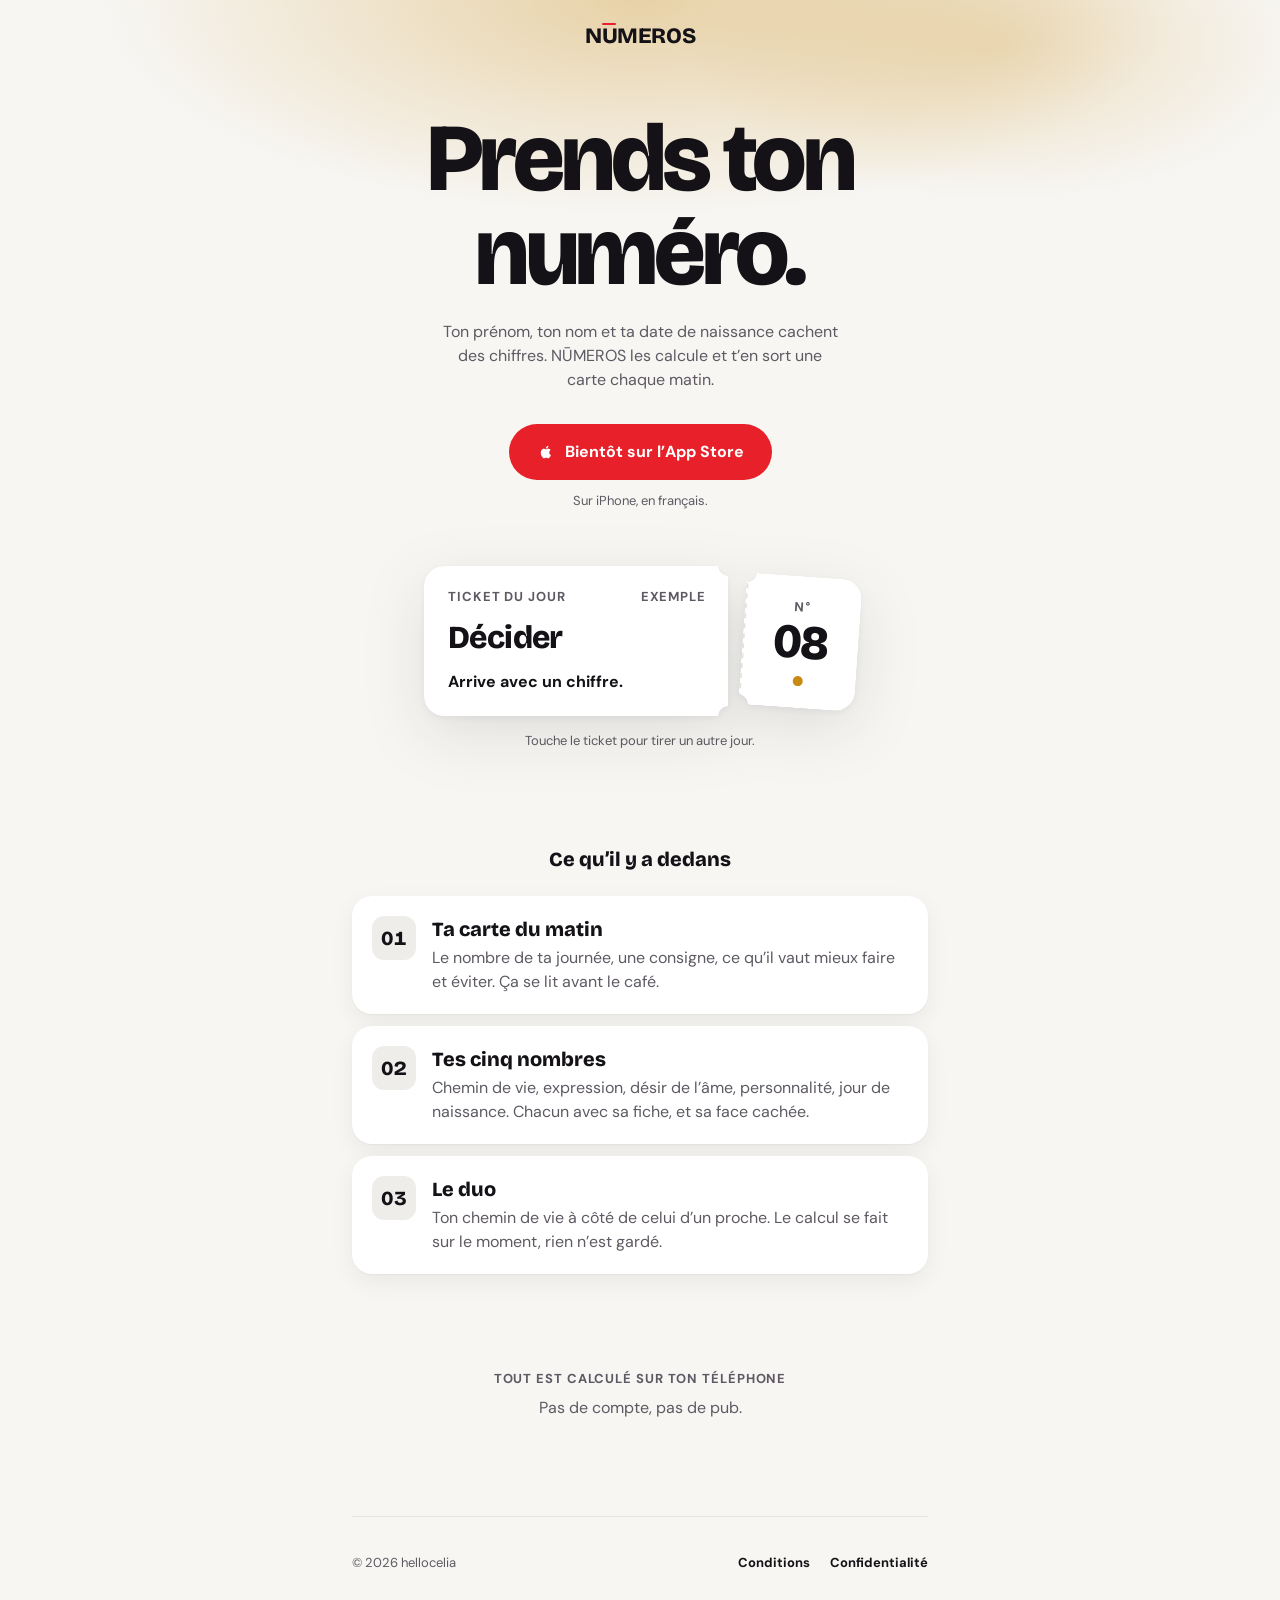
<file: index.html>
<!doctype html>
<html lang="fr">
  <head>
    <meta charset="utf-8" />
    <meta name="viewport" content="width=device-width, initial-scale=1" />
    <title>NŪMEROS · Prends ton numéro</title>
    <meta
      name="description"
      content="La numérologie de ton prénom, de ton nom et de ta date de naissance, avec une carte chaque matin. Une app iPhone."
    />
    <meta name="theme-color" content="#F7F6F3" />
    <meta property="og:title" content="NŪMEROS · Prends ton numéro" />
    <meta
      property="og:description"
      content="La numérologie de ton prénom, de ton nom et de ta date de naissance, avec une carte chaque matin."
    />
    <meta property="og:type" content="website" />
    <meta property="og:image" content="https://numeros.hellocelia.fr/icon-512.png" />
    <link rel="icon" href="favicon.ico" sizes="48x48" />
    <link rel="icon" href="favicon-96.png" type="image/png" sizes="96x96" />
    <link rel="apple-touch-icon" href="apple-touch-icon.png" />
    <link rel="preconnect" href="https://fonts.googleapis.com" />
    <link rel="preconnect" href="https://fonts.gstatic.com" crossorigin />
    <link
      rel="stylesheet"
      href="https://fonts.googleapis.com/css2?family=Bricolage+Grotesque:opsz,wght@12..96,800&family=DM+Sans:wght@400;700&display=swap"
    />
    <link rel="stylesheet" href="style.css" />
    <script src="site.js" defer></script>
    <script src="analytics.js" defer></script>
  </head>
  <body>
    <a class="skip" href="#contenu">Aller au contenu</a>
    <div class="glow" aria-hidden="true"></div>

    <div class="page">
      <header class="top">
        <a class="wordmark" href="./" aria-label="Numéros, accueil">N<span class="u">U</span>MEROS</a>
      </header>

      <main id="contenu">
        <section class="hero" aria-labelledby="titre">
          <h1 id="titre" class="enter" style="--i: 0">Prends ton numéro.</h1>
          <p class="lede enter" style="--i: 1">
            Ton prénom, ton nom et ta date de naissance cachent des chiffres. NŪMEROS les calcule et t’en sort une
            carte chaque matin.
          </p>
          <div class="cta enter" style="--i: 2">
            <!-- Remplacer par le lien de la fiche App Store, puis retirer aria-disabled. -->
            <a class="button" role="link" aria-disabled="true">
              <svg viewBox="0 0 24 24" fill="currentColor" aria-hidden="true">
                <path
                  d="M16.37 12.6c-.02-2.1 1.72-3.12 1.8-3.17-.98-1.43-2.5-1.63-3.05-1.65-1.3-.13-2.53.76-3.19.76-.66 0-1.67-.74-2.75-.72-1.41.02-2.72.82-3.45 2.09-1.47 2.55-.38 6.33 1.06 8.4.7 1.01 1.53 2.15 2.62 2.11 1.05-.04 1.45-.68 2.72-.68 1.27 0 1.63.68 2.74.66 1.13-.02 1.85-1.03 2.54-2.05.8-1.17 1.13-2.3 1.15-2.36-.03-.01-2.2-.85-2.22-3.36ZM14.29 6.43c.58-.7.97-1.68.86-2.65-.83.03-1.84.55-2.44 1.25-.53.62-1 1.61-.88 2.56.93.07 1.88-.47 2.46-1.16Z"
                />
              </svg>
              Bientôt sur l’App Store
            </a>
            <p class="cta-note small muted">Sur iPhone, en français.</p>
          </div>
        </section>

        <div class="ticket-wrap enter" style="--i: 3">
          <button class="ticket" type="button" aria-label="Exemple de ticket du jour : numéro 08, Décider. Tirer un autre jour">
            <span class="ticket-body">
              <span class="ticket-head">
                <span class="label">Ticket du jour</span>
                <span class="label">Exemple</span>
              </span>
              <span class="ticket-focus">Décider</span>
              <span class="ticket-line">Arrive avec un chiffre.</span>
            </span>
            <span class="ticket-stub">
              <span class="no">N°</span>
              <span class="digits">08</span>
              <span class="dot"></span>
            </span>
          </button>
        </div>
        <p class="ticket-live sr-only" aria-live="polite"></p>
        <p class="ticket-hint small muted enter" style="--i: 4">Touche le ticket pour tirer un autre jour.</p>

        <section class="features" aria-labelledby="dedans">
          <h2 id="dedans" class="enter">Ce qu’il y a dedans</h2>
          <ul class="feature-list">
            <li class="feature enter" style="--i: 0">
              <span class="badge" aria-hidden="true">01</span>
              <h3>Ta carte du matin</h3>
              <p>Le nombre de ta journée, une consigne, ce qu’il vaut mieux faire et éviter. Ça se lit avant le café.</p>
            </li>
            <li class="feature enter" style="--i: 1">
              <span class="badge" aria-hidden="true">02</span>
              <h3>Tes cinq nombres</h3>
              <p>
                Chemin de vie, expression, désir de l’âme, personnalité, jour de naissance. Chacun avec sa fiche, et
                sa face cachée.
              </p>
            </li>
            <li class="feature enter" style="--i: 2">
              <span class="badge" aria-hidden="true">03</span>
              <h3>Le duo</h3>
              <p>Ton chemin de vie à côté de celui d’un proche. Le calcul se fait sur le moment, rien n’est gardé.</p>
            </li>
          </ul>
        </section>

        <section class="closing enter" aria-label="Note">
          <p class="label">Tout est calculé sur ton téléphone</p>
          <p class="muted">Pas de compte, pas de pub.</p>
        </section>
      </main>

      <footer class="foot">
        <span class="small muted">© 2026 hellocelia</span>
        <nav aria-label="Pages légales">
          <a href="conditions.html">Conditions</a>
          <a href="confidentialite.html">Confidentialité</a>
        </nav>
      </footer>
    </div>
  </body>
</html>
</file>
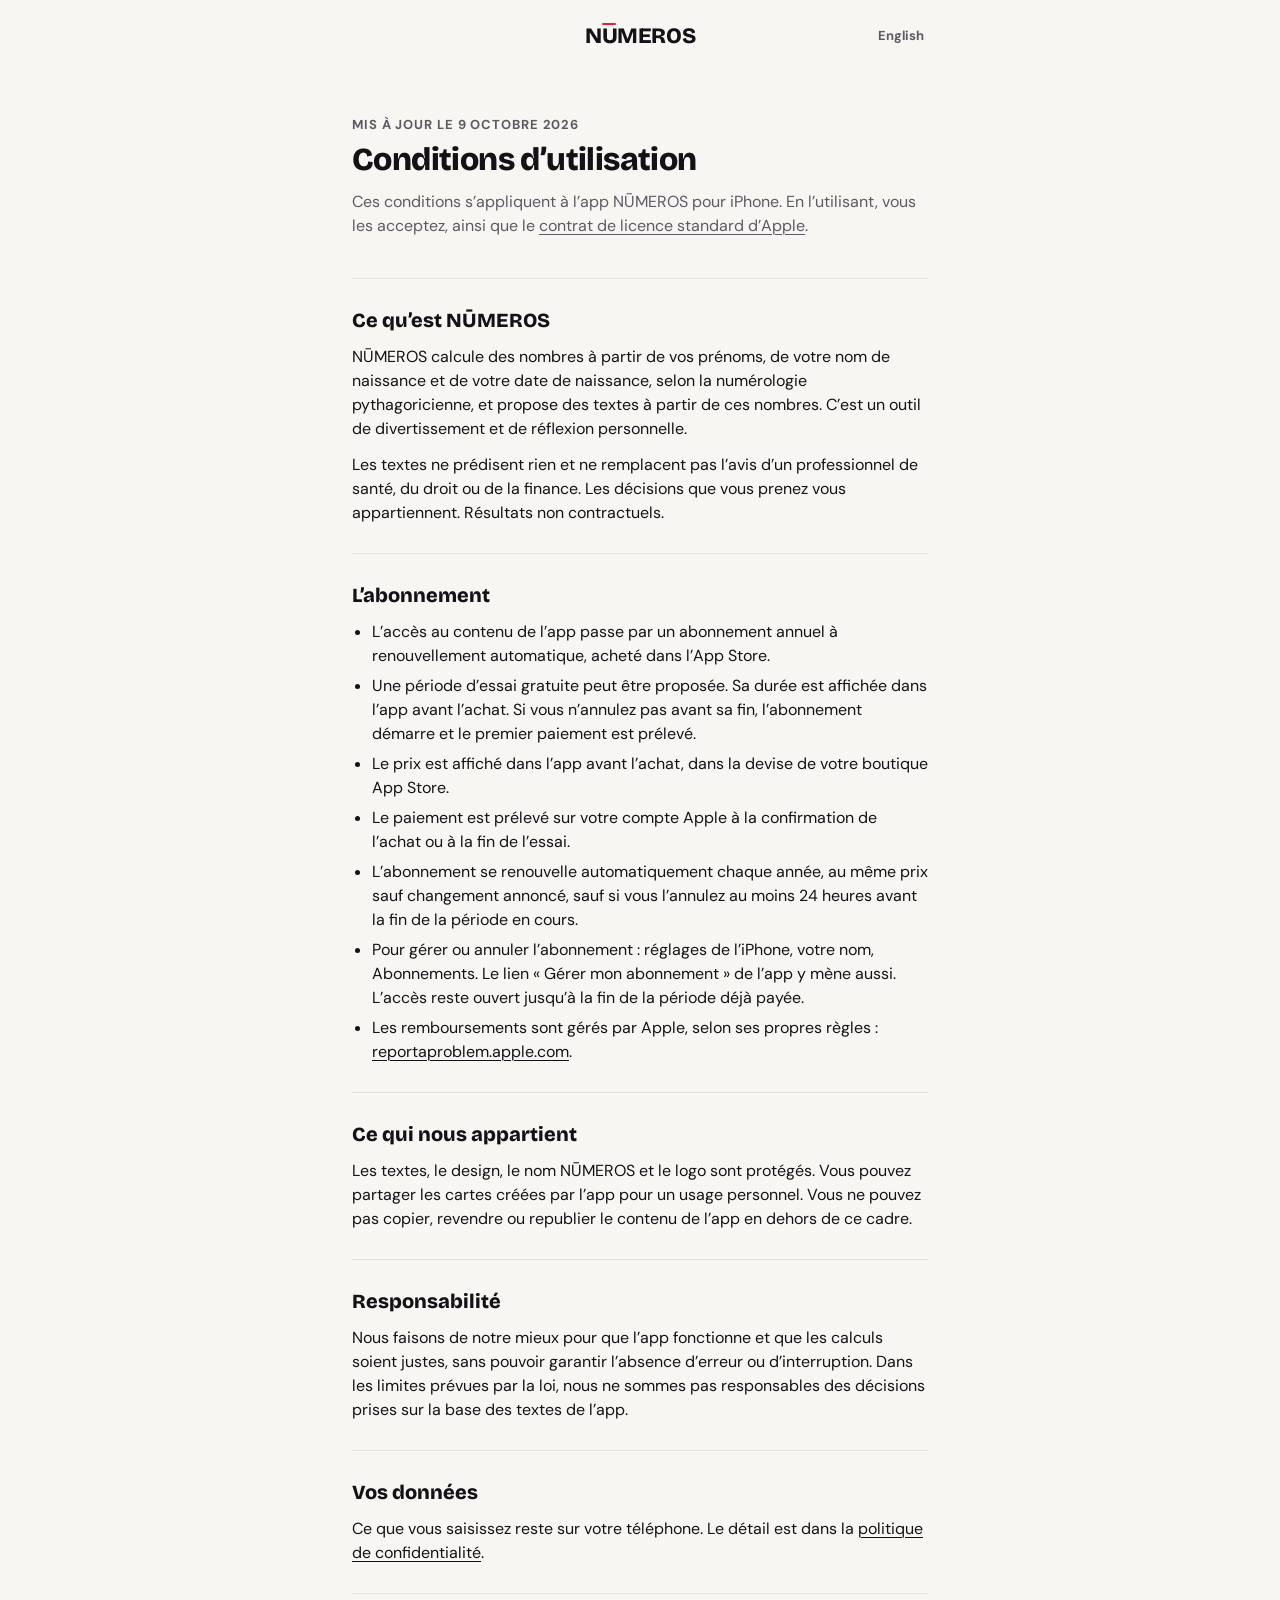
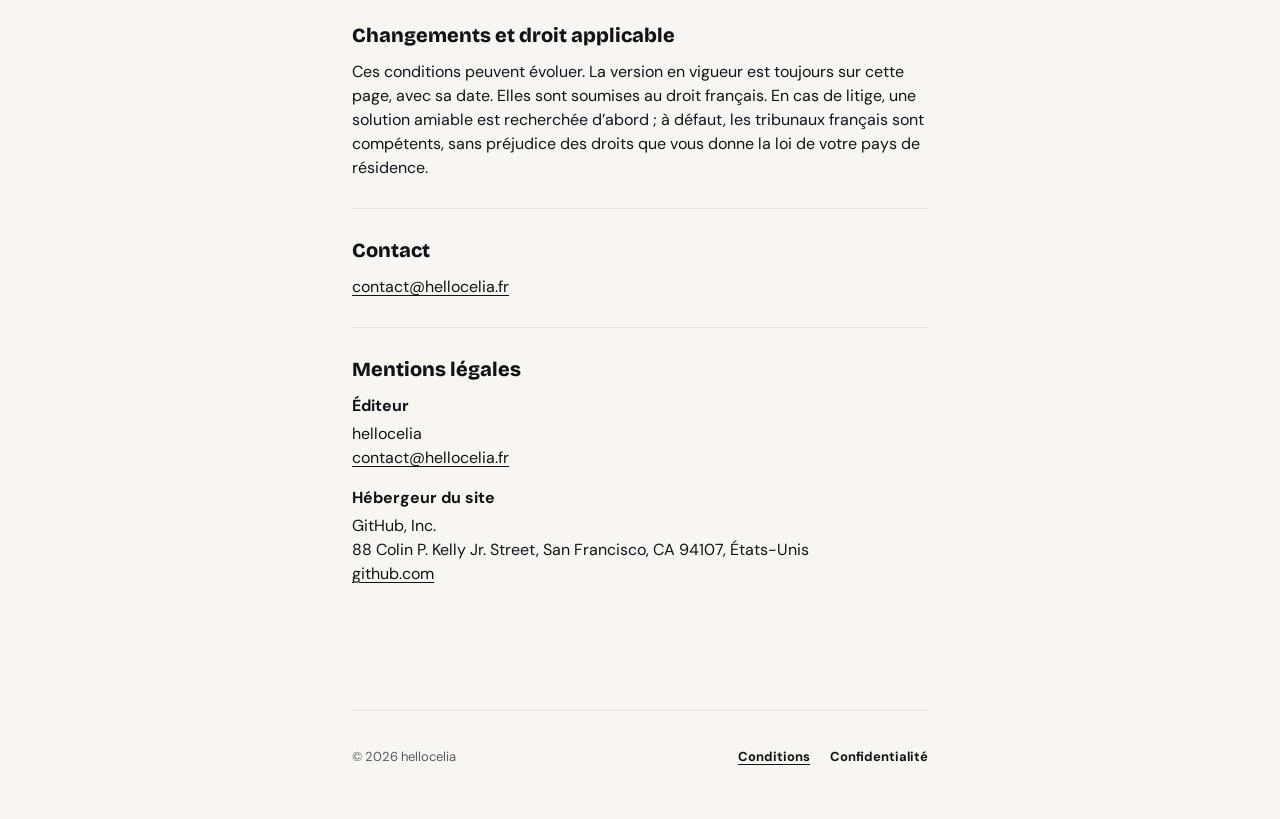
<file: conditions.html>
<!doctype html>
<html lang="fr">
  <head>
    <meta charset="utf-8" />
    <meta name="viewport" content="width=device-width, initial-scale=1" />
    <title>Conditions · NŪMEROS</title>
    <meta name="description" content="Conditions d’utilisation et d’abonnement de l’app NŪMEROS, et mentions légales." />
    <meta name="theme-color" content="#F7F6F3" />
    <link rel="alternate" hreflang="fr" href="https://numeros.hellocelia.fr/conditions.html" />
    <link rel="alternate" hreflang="en" href="https://numeros.hellocelia.fr/terms.html" />
    <link rel="icon" href="favicon.ico" sizes="48x48" />
    <link rel="icon" href="favicon-96.png" type="image/png" sizes="96x96" />
    <link rel="apple-touch-icon" href="apple-touch-icon.png" />
    <link rel="preconnect" href="https://fonts.googleapis.com" />
    <link rel="preconnect" href="https://fonts.gstatic.com" crossorigin />
    <link
      rel="stylesheet"
      href="https://fonts.googleapis.com/css2?family=Bricolage+Grotesque:opsz,wght@12..96,800&family=DM+Sans:wght@400;700&display=swap"
    />
    <link rel="stylesheet" href="style.css" />
    <script src="analytics.js" defer></script>
  </head>
  <body>
    <a class="skip" href="#contenu">Aller au contenu</a>

    <div class="page">
      <header class="top">
        <a class="wordmark" href="./" aria-label="Numéros, accueil">N<span class="u">U</span>MEROS</a>
        <a class="lang" href="terms.html" hreflang="en" lang="en">English</a>
      </header>

      <main id="contenu" class="legal">
        <header>
          <p class="label">Mis à jour le 9 octobre 2026</p>
          <h1>Conditions d’utilisation</h1>
          <p class="muted">
            Ces conditions s’appliquent à l’app NŪMEROS pour iPhone. En l’utilisant, vous les acceptez, ainsi que le
            <a href="https://www.apple.com/legal/internet-services/itunes/dev/stdeula/" rel="noopener"
              >contrat de licence standard d’Apple</a
            >.
          </p>
        </header>

        <section>
          <h2>Ce qu’est NŪMEROS</h2>
          <p>
            NŪMEROS calcule des nombres à partir de vos prénoms, de votre nom de naissance et de votre date de
            naissance, selon la numérologie pythagoricienne, et propose des textes à partir de ces nombres. C’est un
            outil de divertissement et de réflexion personnelle.
          </p>
          <p>
            Les textes ne prédisent rien et ne remplacent pas l’avis d’un professionnel de santé, du droit ou de la
            finance. Les décisions que vous prenez vous appartiennent. Résultats non contractuels.
          </p>
        </section>

        <section>
          <h2>L’abonnement</h2>
          <ul>
            <li>
              L’accès au contenu de l’app passe par un abonnement annuel à renouvellement automatique, acheté dans
              l’App Store.
            </li>
            <li>
              Une période d’essai gratuite peut être proposée. Sa durée est affichée dans l’app avant l’achat. Si vous
              n’annulez pas avant sa fin, l’abonnement démarre et le premier paiement est prélevé.
            </li>
            <li>Le prix est affiché dans l’app avant l’achat, dans la devise de votre boutique App Store.</li>
            <li>
              Le paiement est prélevé sur votre compte Apple à la confirmation de l’achat ou à la fin de l’essai.
            </li>
            <li>
              L’abonnement se renouvelle automatiquement chaque année, au même prix sauf changement annoncé, sauf si
              vous l’annulez au moins 24 heures avant la fin de la période en cours.
            </li>
            <li>
              Pour gérer ou annuler l’abonnement : réglages de l’iPhone, votre nom, Abonnements. Le lien « Gérer mon
              abonnement » de l’app y mène aussi. L’accès reste ouvert jusqu’à la fin de la période déjà payée.
            </li>
            <li>
              Les remboursements sont gérés par Apple, selon ses propres règles :
              <a href="https://reportaproblem.apple.com" rel="noopener">reportaproblem.apple.com</a>.
            </li>
          </ul>
        </section>

        <section>
          <h2>Ce qui nous appartient</h2>
          <p>
            Les textes, le design, le nom NŪMEROS et le logo sont protégés. Vous pouvez partager les cartes créées
            par l’app pour un usage personnel. Vous ne pouvez pas copier, revendre ou republier le contenu de l’app
            en dehors de ce cadre.
          </p>
        </section>

        <section>
          <h2>Responsabilité</h2>
          <p>
            Nous faisons de notre mieux pour que l’app fonctionne et que les calculs soient justes, sans pouvoir
            garantir l’absence d’erreur ou d’interruption. Dans les limites prévues par la loi, nous ne sommes pas
            responsables des décisions prises sur la base des textes de l’app.
          </p>
        </section>

        <section>
          <h2>Vos données</h2>
          <p>
            Ce que vous saisissez reste sur votre téléphone. Le détail est dans la
            <a href="confidentialite.html">politique de confidentialité</a>.
          </p>
        </section>

        <section>
          <h2>Changements et droit applicable</h2>
          <p>
            Ces conditions peuvent évoluer. La version en vigueur est toujours sur cette page, avec sa date. Elles sont
            soumises au droit français. En cas de litige, une solution amiable est recherchée d’abord ; à défaut, les
            tribunaux français sont compétents, sans préjudice des droits que vous donne la loi de votre pays de
            résidence.
          </p>
        </section>

        <section>
          <h2>Contact</h2>
          <p><a href="mailto:contact@hellocelia.fr">contact@hellocelia.fr</a></p>
        </section>

        <section id="mentions">
          <h2>Mentions légales</h2>
          <p><strong>Éditeur</strong></p>
          <address>
            hellocelia<br />
            <a href="mailto:contact@hellocelia.fr">contact@hellocelia.fr</a>
          </address>
          <p><strong>Hébergeur du site</strong></p>
          <address>
            GitHub, Inc.<br />
            88 Colin P. Kelly Jr. Street, San Francisco, CA 94107, États-Unis<br />
            <a href="https://github.com" rel="noopener">github.com</a>
          </address>
        </section>
      </main>

      <footer class="foot">
        <span class="small muted">© 2026 hellocelia</span>
        <nav aria-label="Pages légales">
          <a href="conditions.html" aria-current="page">Conditions</a>
          <a href="confidentialite.html">Confidentialité</a>
        </nav>
      </footer>
    </div>
  </body>
</html>
</file>
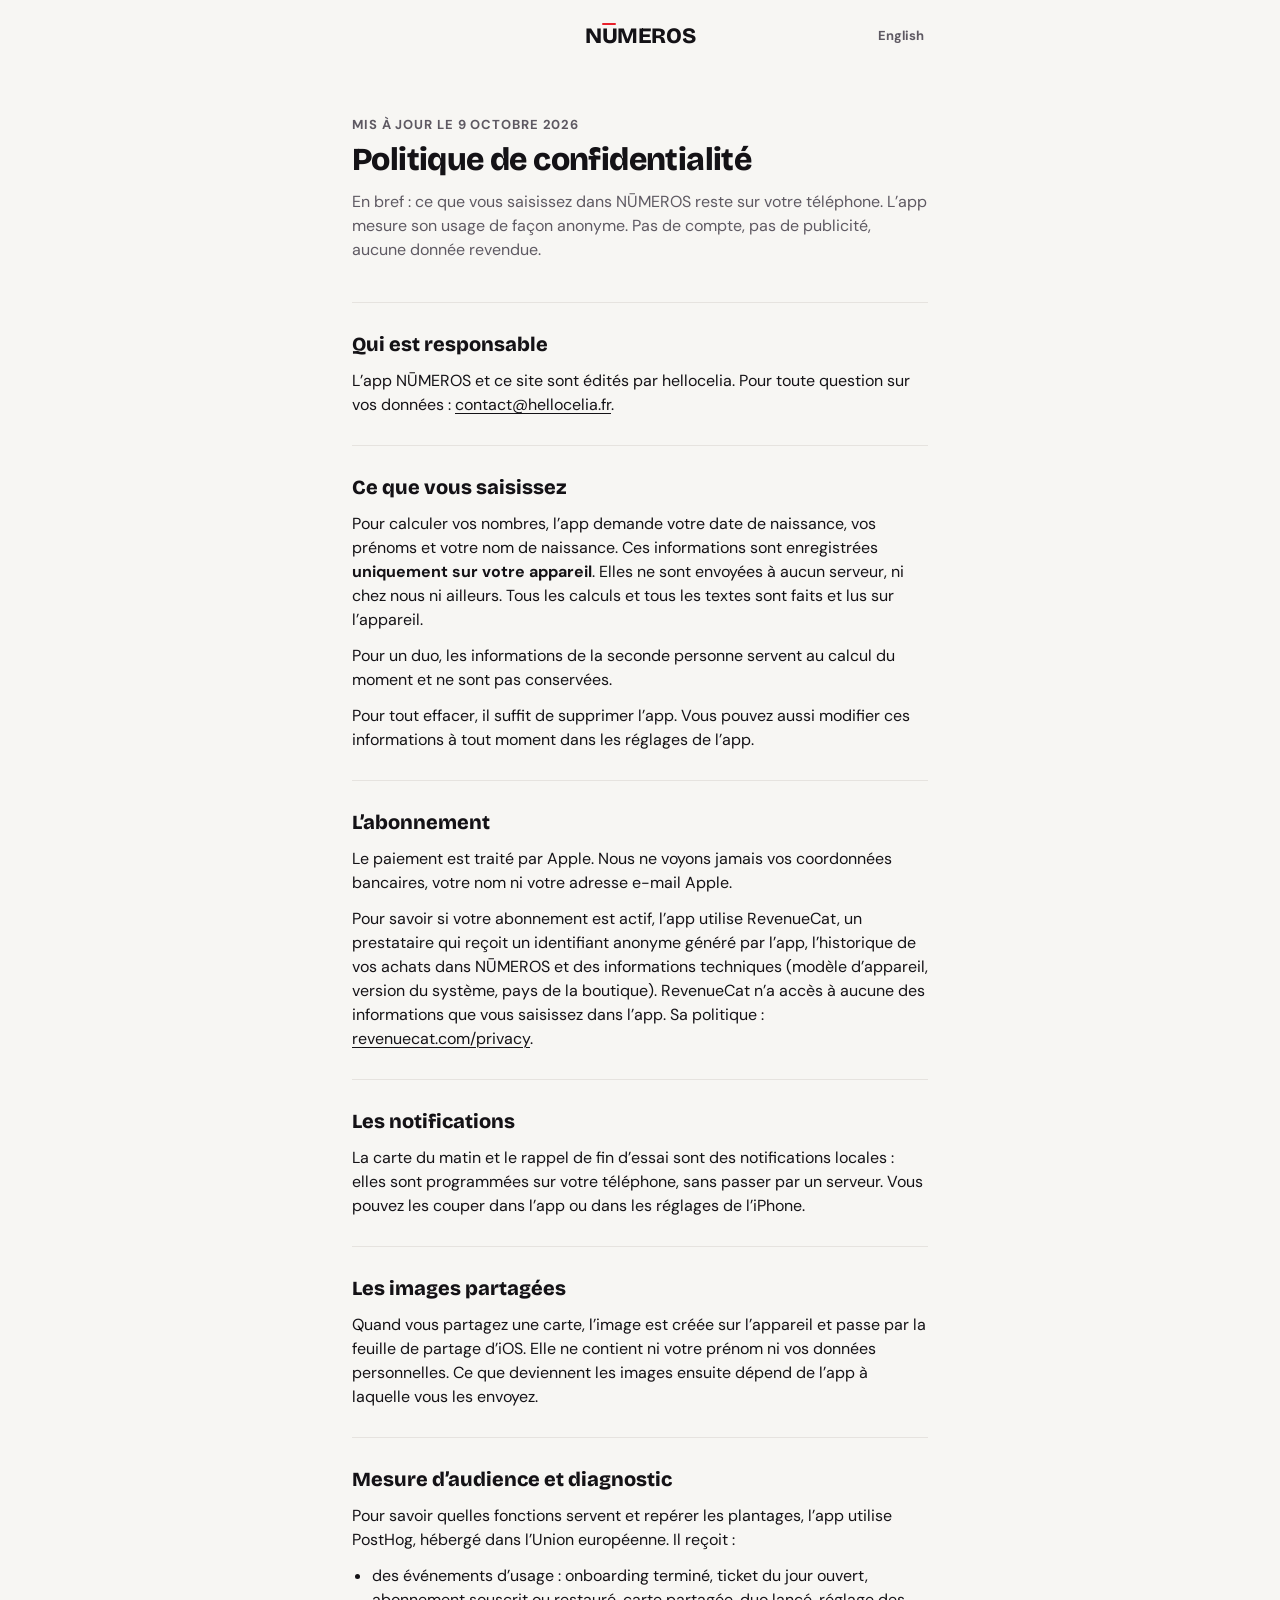
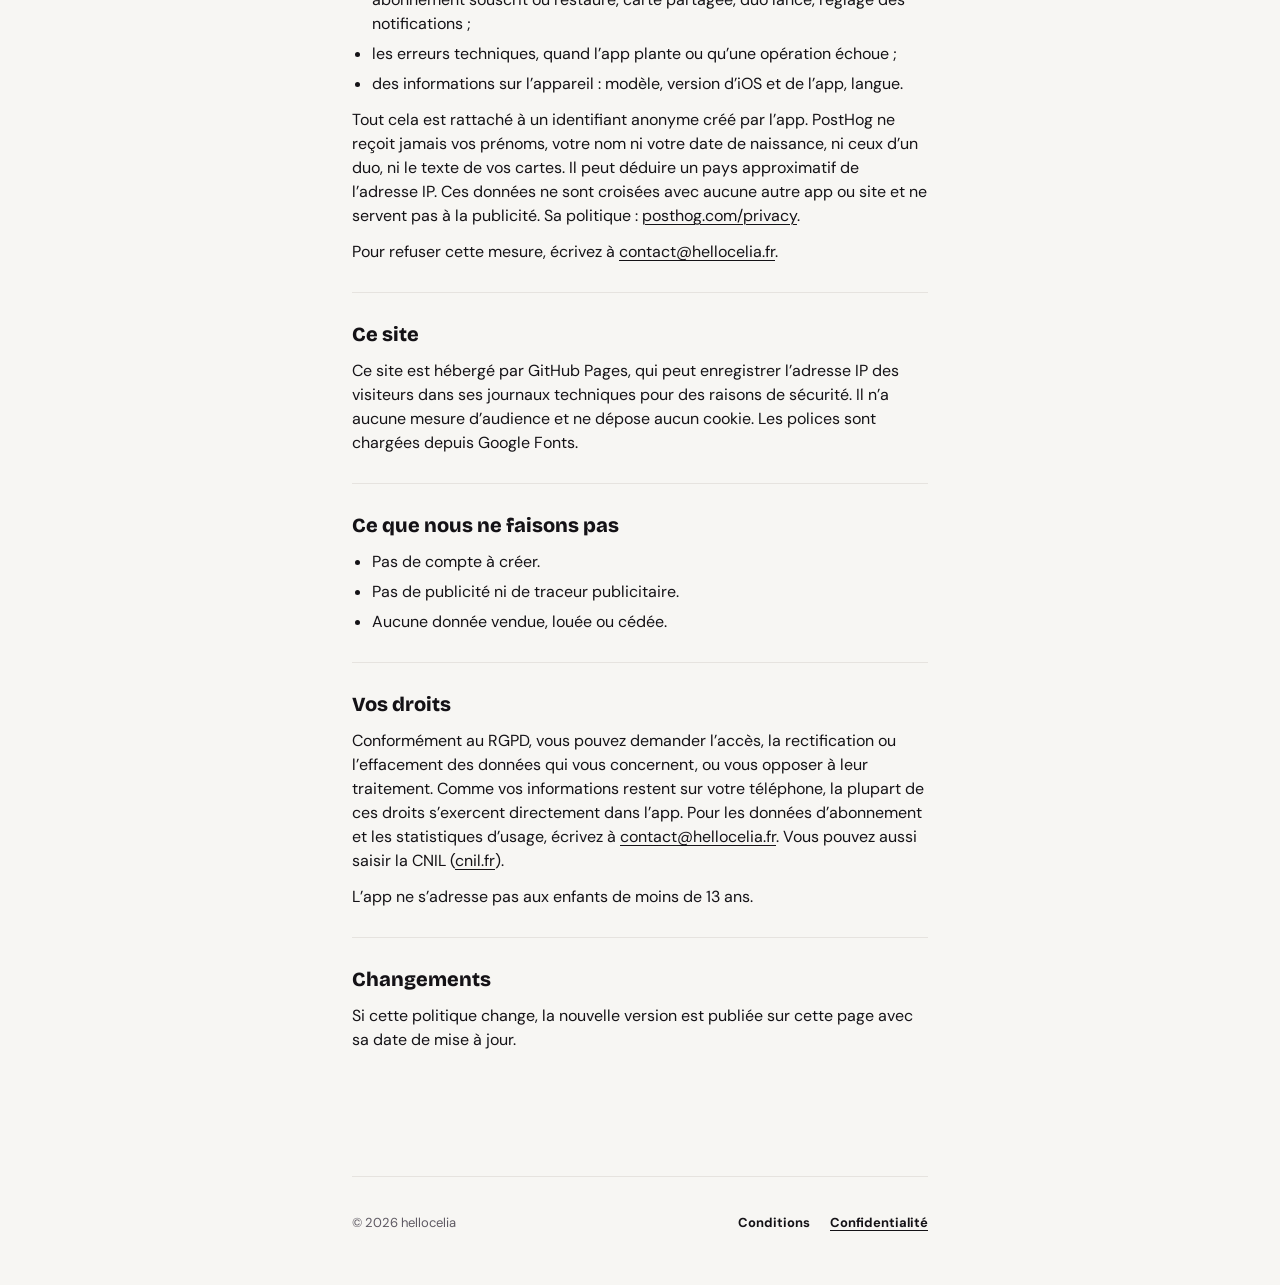
<file: confidentialite.html>
<!doctype html>
<html lang="fr">
  <head>
    <meta charset="utf-8" />
    <meta name="viewport" content="width=device-width, initial-scale=1" />
    <title>Confidentialité · NŪMEROS</title>
    <meta name="description" content="Politique de confidentialité de l’app NŪMEROS." />
    <meta name="theme-color" content="#F7F6F3" />
    <link rel="alternate" hreflang="fr" href="https://numeros.hellocelia.fr/confidentialite.html" />
    <link rel="alternate" hreflang="en" href="https://numeros.hellocelia.fr/privacy.html" />
    <link rel="icon" href="favicon.ico" sizes="48x48" />
    <link rel="icon" href="favicon-96.png" type="image/png" sizes="96x96" />
    <link rel="apple-touch-icon" href="apple-touch-icon.png" />
    <link rel="preconnect" href="https://fonts.googleapis.com" />
    <link rel="preconnect" href="https://fonts.gstatic.com" crossorigin />
    <link
      rel="stylesheet"
      href="https://fonts.googleapis.com/css2?family=Bricolage+Grotesque:opsz,wght@12..96,800&family=DM+Sans:wght@400;700&display=swap"
    />
    <link rel="stylesheet" href="style.css" />
    <script src="analytics.js" defer></script>
  </head>
  <body>
    <a class="skip" href="#contenu">Aller au contenu</a>

    <div class="page">
      <header class="top">
        <a class="wordmark" href="./" aria-label="Numéros, accueil">N<span class="u">U</span>MEROS</a>
        <a class="lang" href="privacy.html" hreflang="en" lang="en">English</a>
      </header>

      <main id="contenu" class="legal">
        <header>
          <p class="label">Mis à jour le 9 octobre 2026</p>
          <h1>Politique de confidentialité</h1>
          <p class="muted">
            En bref : ce que vous saisissez dans NŪMEROS reste sur votre téléphone. L’app mesure son usage de façon
            anonyme. Pas de compte, pas de publicité, aucune donnée revendue.
          </p>
        </header>

        <section>
          <h2>Qui est responsable</h2>
          <p>
            L’app NŪMEROS et ce site sont édités par hellocelia. Pour toute question sur vos données :
            <a href="mailto:contact@hellocelia.fr">contact@hellocelia.fr</a>.
          </p>
        </section>

        <section>
          <h2>Ce que vous saisissez</h2>
          <p>
            Pour calculer vos nombres, l’app demande votre date de naissance, vos prénoms et votre nom de naissance.
            Ces informations sont enregistrées <strong>uniquement sur votre appareil</strong>. Elles ne sont envoyées
            à aucun serveur, ni chez nous ni ailleurs. Tous les calculs et tous les textes sont faits et lus sur
            l’appareil.
          </p>
          <p>
            Pour un duo, les informations de la seconde personne servent au calcul du moment et ne sont pas
            conservées.
          </p>
          <p>
            Pour tout effacer, il suffit de supprimer l’app. Vous pouvez aussi modifier ces informations à tout moment
            dans les réglages de l’app.
          </p>
        </section>

        <section>
          <h2>L’abonnement</h2>
          <p>
            Le paiement est traité par Apple. Nous ne voyons jamais vos coordonnées bancaires, votre nom ni votre
            adresse e-mail Apple.
          </p>
          <p>
            Pour savoir si votre abonnement est actif, l’app utilise RevenueCat, un prestataire qui reçoit un
            identifiant anonyme généré par l’app, l’historique de vos achats dans NŪMEROS et des informations
            techniques (modèle d’appareil, version du système, pays de la boutique). RevenueCat n’a accès à aucune des
            informations que vous saisissez dans l’app. Sa politique :
            <a href="https://www.revenuecat.com/privacy" rel="noopener">revenuecat.com/privacy</a>.
          </p>
        </section>

        <section>
          <h2>Les notifications</h2>
          <p>
            La carte du matin et le rappel de fin d’essai sont des notifications locales : elles sont programmées sur
            votre téléphone, sans passer par un serveur. Vous pouvez les couper dans l’app ou dans les réglages de
            l’iPhone.
          </p>
        </section>

        <section>
          <h2>Les images partagées</h2>
          <p>
            Quand vous partagez une carte, l’image est créée sur l’appareil et passe par la feuille de partage
            d’iOS. Elle ne contient ni votre prénom ni vos données personnelles. Ce que deviennent les images
            ensuite dépend de l’app à laquelle vous les envoyez.
          </p>
        </section>

        <section>
          <h2>Mesure d’audience et diagnostic</h2>
          <p>
            Pour savoir quelles fonctions servent et repérer les plantages, l’app utilise PostHog, hébergé dans
            l’Union européenne. Il reçoit :
          </p>
          <ul>
            <li>
              des événements d’usage : onboarding terminé, ticket du jour ouvert, abonnement souscrit ou restauré,
              carte partagée, duo lancé, réglage des notifications ;
            </li>
            <li>les erreurs techniques, quand l’app plante ou qu’une opération échoue ;</li>
            <li>des informations sur l’appareil : modèle, version d’iOS et de l’app, langue.</li>
          </ul>
          <p>
            Tout cela est rattaché à un identifiant anonyme créé par l’app. PostHog ne reçoit jamais vos prénoms, votre
            nom ni votre date de naissance, ni ceux d’un duo, ni le texte de vos cartes. Il peut déduire un pays
            approximatif de l’adresse IP. Ces données ne sont croisées avec aucune autre app ou site et ne servent pas
            à la publicité. Sa politique :
            <a href="https://posthog.com/privacy" rel="noopener">posthog.com/privacy</a>.
          </p>
          <p>
            Pour refuser cette mesure, écrivez à <a href="mailto:contact@hellocelia.fr">contact@hellocelia.fr</a>.
          </p>
        </section>

        <section>
          <h2>Ce site</h2>
          <p>
            Ce site est hébergé par GitHub Pages, qui peut enregistrer l’adresse IP des visiteurs dans ses journaux
            techniques pour des raisons de sécurité. Il n’a aucune mesure d’audience et ne dépose aucun cookie. Les polices sont chargées depuis Google
            Fonts.
          </p>
        </section>

        <section>
          <h2>Ce que nous ne faisons pas</h2>
          <ul>
            <li>Pas de compte à créer.</li>
            <li>Pas de publicité ni de traceur publicitaire.</li>
            <li>Aucune donnée vendue, louée ou cédée.</li>
          </ul>
        </section>

        <section>
          <h2>Vos droits</h2>
          <p>
            Conformément au RGPD, vous pouvez demander l’accès, la rectification ou l’effacement des données qui vous
            concernent, ou vous opposer à leur traitement. Comme vos informations restent sur votre téléphone, la
            plupart de ces droits s’exercent directement dans l’app. Pour les données d’abonnement et les statistiques d’usage, écrivez à
            <a href="mailto:contact@hellocelia.fr">contact@hellocelia.fr</a>. Vous pouvez aussi saisir la CNIL
            (<a href="https://www.cnil.fr" rel="noopener">cnil.fr</a>).
          </p>
          <p>L’app ne s’adresse pas aux enfants de moins de 13 ans.</p>
        </section>

        <section>
          <h2>Changements</h2>
          <p>
            Si cette politique change, la nouvelle version est publiée sur cette page avec sa date de mise à jour.
          </p>
        </section>
      </main>

      <footer class="foot">
        <span class="small muted">© 2026 hellocelia</span>
        <nav aria-label="Pages légales">
          <a href="conditions.html">Conditions</a>
          <a href="confidentialite.html" aria-current="page">Confidentialité</a>
        </nav>
      </footer>
    </div>
  </body>
</html>
</file>
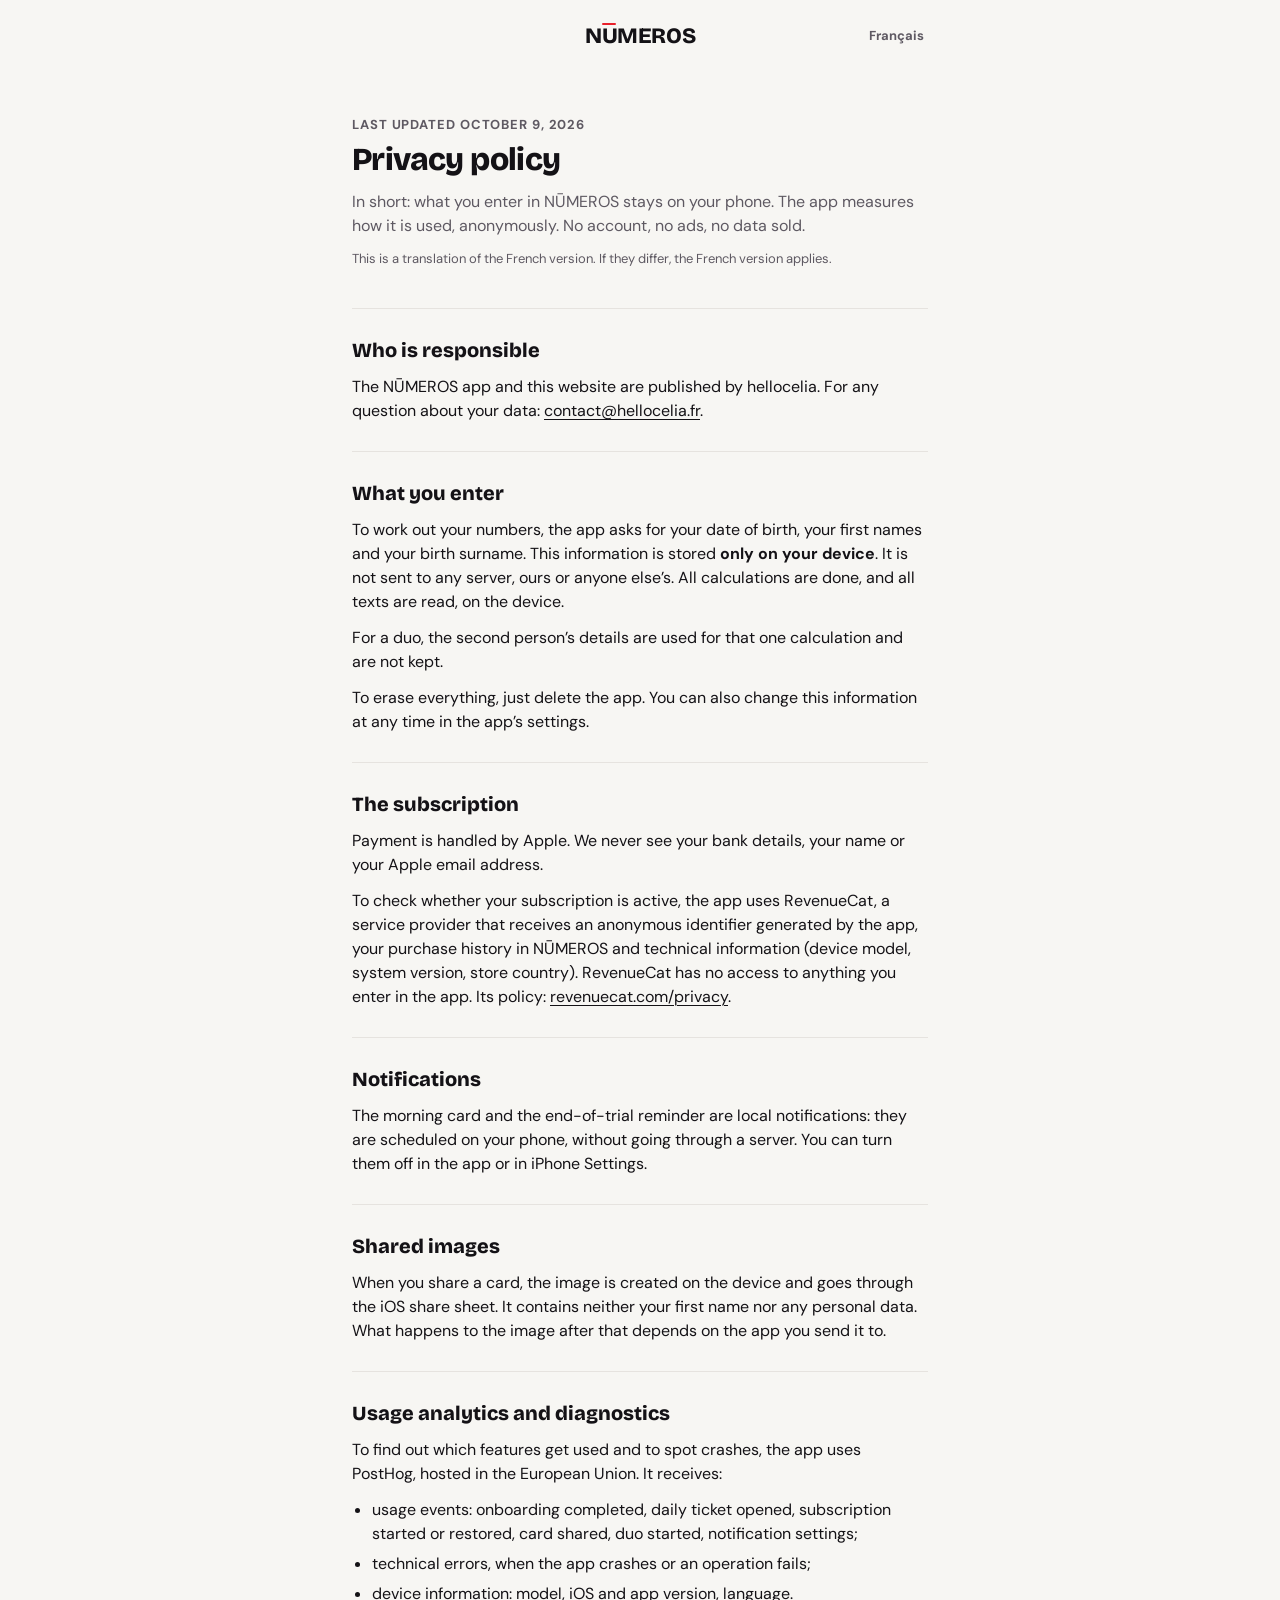
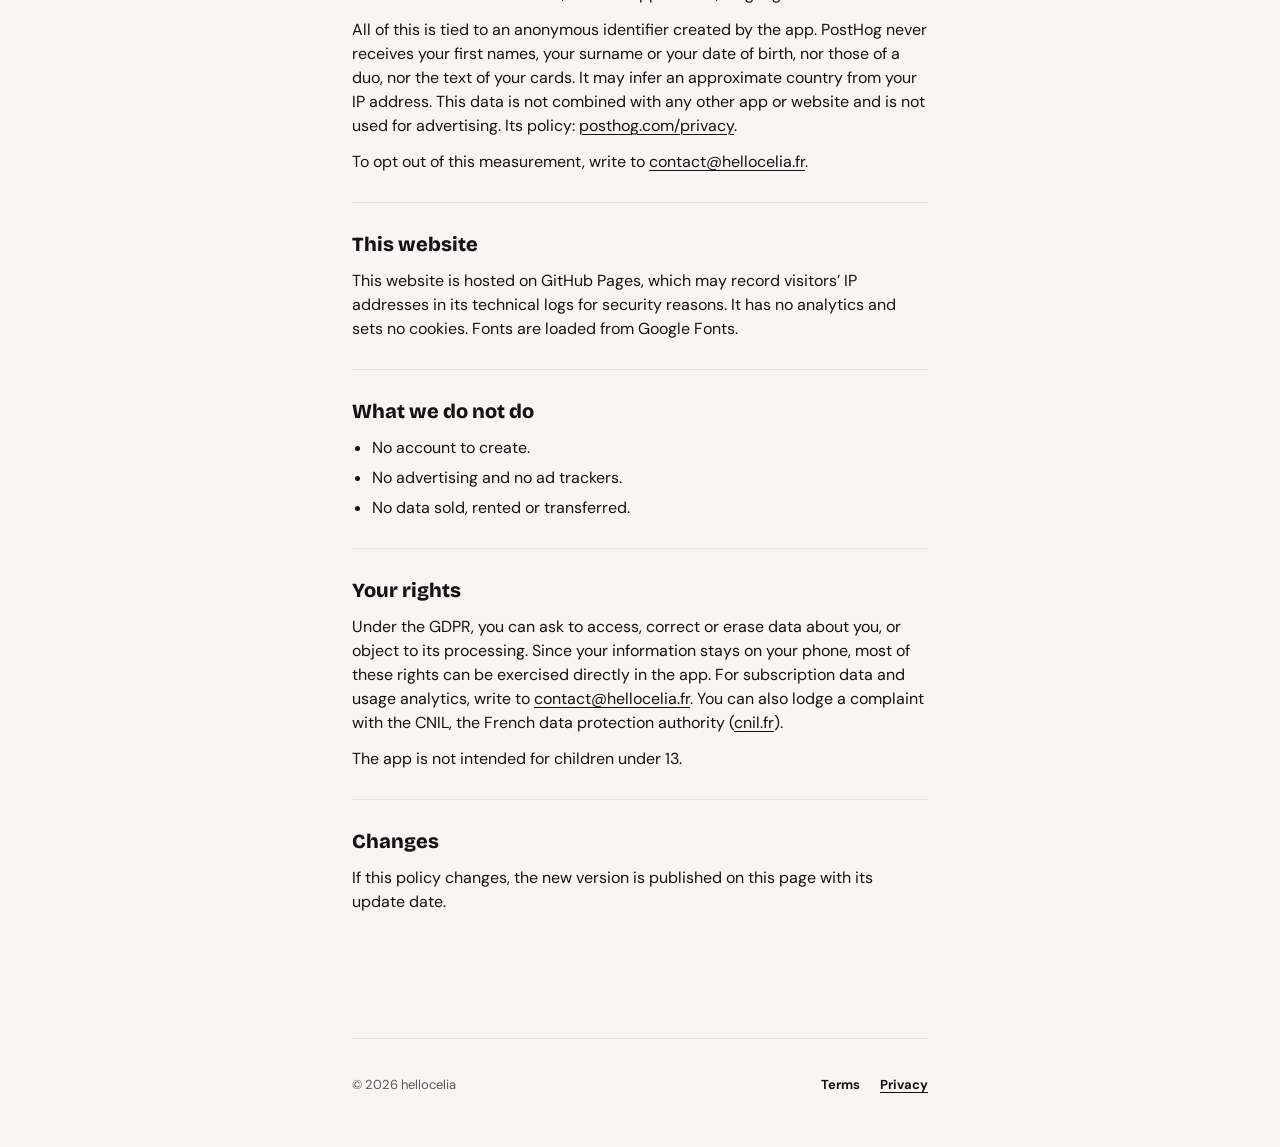
<file: privacy.html>
<!doctype html>
<html lang="en">
  <head>
    <meta charset="utf-8" />
    <meta name="viewport" content="width=device-width, initial-scale=1" />
    <title>Privacy · NŪMEROS</title>
    <meta name="description" content="Privacy policy for the NŪMEROS app." />
    <meta name="theme-color" content="#F7F6F3" />
    <link rel="alternate" hreflang="fr" href="https://numeros.hellocelia.fr/confidentialite.html" />
    <link rel="alternate" hreflang="en" href="https://numeros.hellocelia.fr/privacy.html" />
    <link rel="icon" href="favicon.ico" sizes="48x48" />
    <link rel="icon" href="favicon-96.png" type="image/png" sizes="96x96" />
    <link rel="apple-touch-icon" href="apple-touch-icon.png" />
    <link rel="preconnect" href="https://fonts.googleapis.com" />
    <link rel="preconnect" href="https://fonts.gstatic.com" crossorigin />
    <link
      rel="stylesheet"
      href="https://fonts.googleapis.com/css2?family=Bricolage+Grotesque:opsz,wght@12..96,800&family=DM+Sans:wght@400;700&display=swap"
    />
    <link rel="stylesheet" href="style.css" />
    <script src="analytics.js" defer></script>
  </head>
  <body>
    <a class="skip" href="#content">Skip to content</a>

    <div class="page">
      <header class="top">
        <a class="wordmark" href="./" aria-label="Numéros, home">N<span class="u">U</span>MEROS</a>
        <a class="lang" href="confidentialite.html" hreflang="fr" lang="fr">Français</a>
      </header>

      <main id="content" class="legal">
        <header>
          <p class="label">Last updated October 9, 2026</p>
          <h1>Privacy policy</h1>
          <p class="muted">
            In short: what you enter in NŪMEROS stays on your phone. The app measures how it is used, anonymously. No
            account, no ads, no data sold.
          </p>
          <p class="small muted">This is a translation of the French version. If they differ, the French version applies.</p>
        </header>

        <section>
          <h2>Who is responsible</h2>
          <p>
            The NŪMEROS app and this website are published by hellocelia. For any question about your data:
            <a href="mailto:contact@hellocelia.fr">contact@hellocelia.fr</a>.
          </p>
        </section>

        <section>
          <h2>What you enter</h2>
          <p>
            To work out your numbers, the app asks for your date of birth, your first names and your birth surname. This
            information is stored <strong>only on your device</strong>. It is not sent to any server, ours or anyone
            else’s. All calculations are done, and all texts are read, on the device.
          </p>
          <p>For a duo, the second person’s details are used for that one calculation and are not kept.</p>
          <p>
            To erase everything, just delete the app. You can also change this information at any time in the app’s
            settings.
          </p>
        </section>

        <section>
          <h2>The subscription</h2>
          <p>Payment is handled by Apple. We never see your bank details, your name or your Apple email address.</p>
          <p>
            To check whether your subscription is active, the app uses RevenueCat, a service provider that receives an
            anonymous identifier generated by the app, your purchase history in NŪMEROS and technical information
            (device model, system version, store country). RevenueCat has no access to anything you enter in the app.
            Its policy: <a href="https://www.revenuecat.com/privacy" rel="noopener">revenuecat.com/privacy</a>.
          </p>
        </section>

        <section>
          <h2>Notifications</h2>
          <p>
            The morning card and the end-of-trial reminder are local notifications: they are scheduled on your phone,
            without going through a server. You can turn them off in the app or in iPhone Settings.
          </p>
        </section>

        <section>
          <h2>Shared images</h2>
          <p>
            When you share a card, the image is created on the device and goes through the iOS share sheet. It contains
            neither your first name nor any personal data. What happens to the image after that depends on the app you
            send it to.
          </p>
        </section>

        <section>
          <h2>Usage analytics and diagnostics</h2>
          <p>
            To find out which features get used and to spot crashes, the app uses PostHog, hosted in the European Union.
            It receives:
          </p>
          <ul>
            <li>
              usage events: onboarding completed, daily ticket opened, subscription started or restored, card shared,
              duo started, notification settings;
            </li>
            <li>technical errors, when the app crashes or an operation fails;</li>
            <li>device information: model, iOS and app version, language.</li>
          </ul>
          <p>
            All of this is tied to an anonymous identifier created by the app. PostHog never receives your first names,
            your surname or your date of birth, nor those of a duo, nor the text of your cards. It may infer an
            approximate country from your IP address. This data is not combined with any other app or website and is not
            used for advertising. Its policy: <a href="https://posthog.com/privacy" rel="noopener">posthog.com/privacy</a>.
          </p>
          <p>To opt out of this measurement, write to <a href="mailto:contact@hellocelia.fr">contact@hellocelia.fr</a>.</p>
        </section>

        <section>
          <h2>This website</h2>
          <p>
            This website is hosted on GitHub Pages, which may record visitors’ IP addresses in its technical logs for
            security reasons. It has no analytics and sets no cookies. Fonts are loaded from Google Fonts.
          </p>
        </section>

        <section>
          <h2>What we do not do</h2>
          <ul>
            <li>No account to create.</li>
            <li>No advertising and no ad trackers.</li>
            <li>No data sold, rented or transferred.</li>
          </ul>
        </section>

        <section>
          <h2>Your rights</h2>
          <p>
            Under the GDPR, you can ask to access, correct or erase data about you, or object to its processing. Since
            your information stays on your phone, most of these rights can be exercised directly in the app. For
            subscription data and usage analytics, write to
            <a href="mailto:contact@hellocelia.fr">contact@hellocelia.fr</a>. You can also lodge a complaint with the
            CNIL, the French data protection authority (<a href="https://www.cnil.fr" rel="noopener">cnil.fr</a>).
          </p>
          <p>The app is not intended for children under 13.</p>
        </section>

        <section>
          <h2>Changes</h2>
          <p>If this policy changes, the new version is published on this page with its update date.</p>
        </section>
      </main>

      <footer class="foot">
        <span class="small muted">© 2026 hellocelia</span>
        <nav aria-label="Legal pages">
          <a href="terms.html">Terms</a>
          <a href="privacy.html" aria-current="page">Privacy</a>
        </nav>
      </footer>
    </div>
  </body>
</html>
</file>
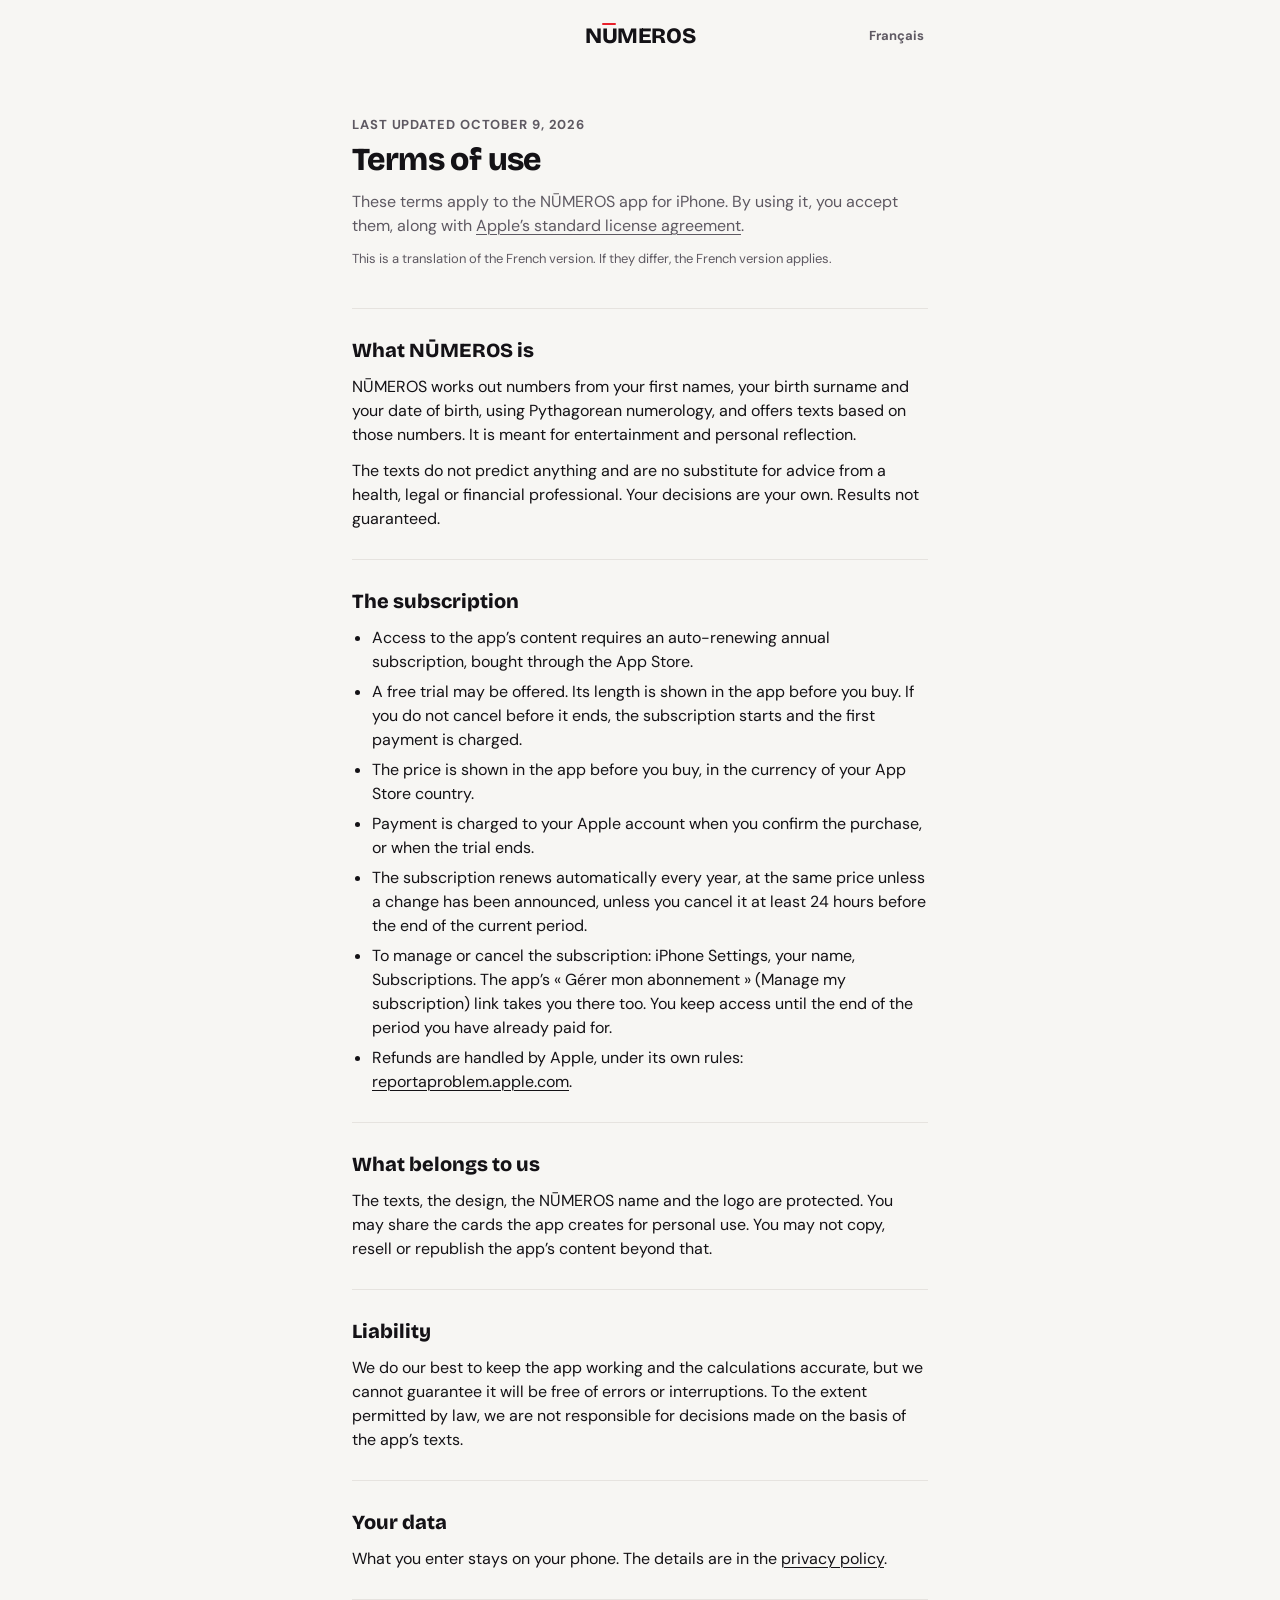
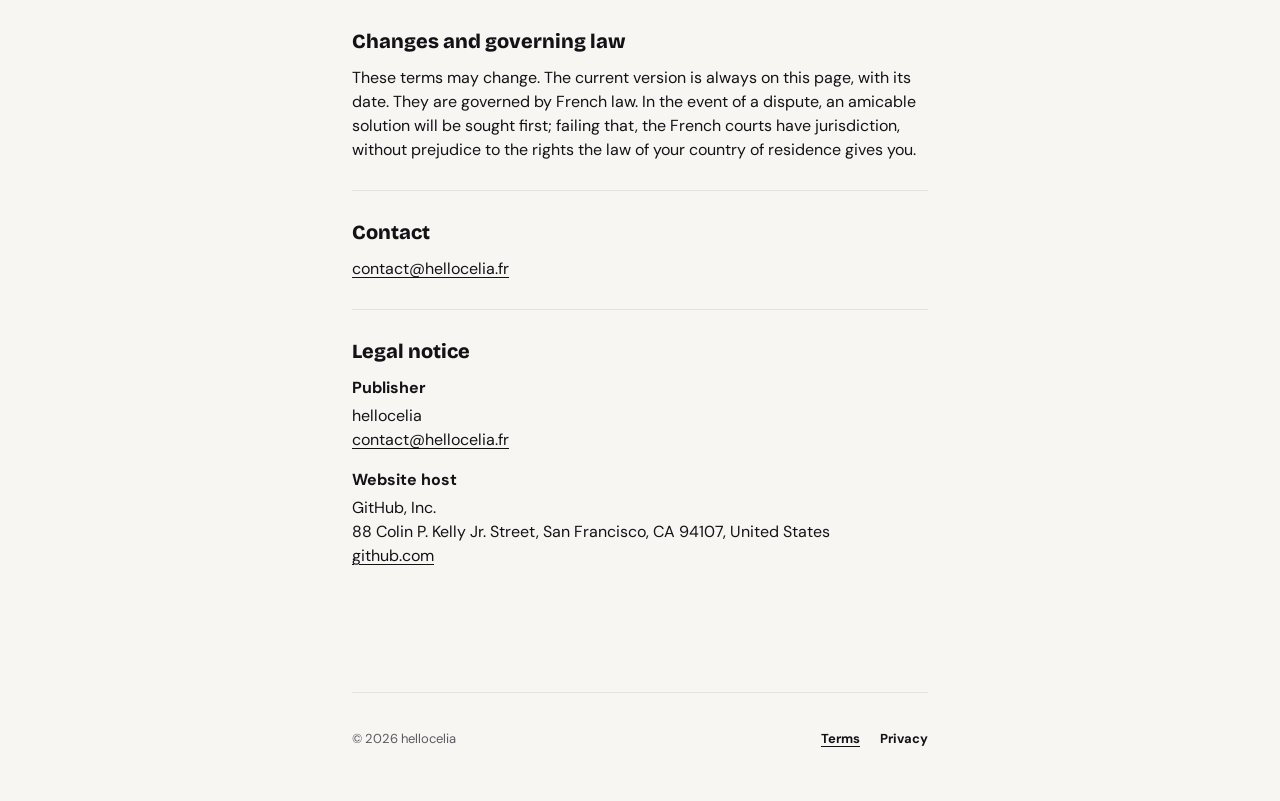
<file: terms.html>
<!doctype html>
<html lang="en">
  <head>
    <meta charset="utf-8" />
    <meta name="viewport" content="width=device-width, initial-scale=1" />
    <title>Terms · NŪMEROS</title>
    <meta name="description" content="Terms of use and subscription terms for the NŪMEROS app, and legal notice." />
    <meta name="theme-color" content="#F7F6F3" />
    <link rel="alternate" hreflang="fr" href="https://numeros.hellocelia.fr/conditions.html" />
    <link rel="alternate" hreflang="en" href="https://numeros.hellocelia.fr/terms.html" />
    <link rel="icon" href="favicon.ico" sizes="48x48" />
    <link rel="icon" href="favicon-96.png" type="image/png" sizes="96x96" />
    <link rel="apple-touch-icon" href="apple-touch-icon.png" />
    <link rel="preconnect" href="https://fonts.googleapis.com" />
    <link rel="preconnect" href="https://fonts.gstatic.com" crossorigin />
    <link
      rel="stylesheet"
      href="https://fonts.googleapis.com/css2?family=Bricolage+Grotesque:opsz,wght@12..96,800&family=DM+Sans:wght@400;700&display=swap"
    />
    <link rel="stylesheet" href="style.css" />
    <script src="analytics.js" defer></script>
  </head>
  <body>
    <a class="skip" href="#content">Skip to content</a>

    <div class="page">
      <header class="top">
        <a class="wordmark" href="./" aria-label="Numéros, home">N<span class="u">U</span>MEROS</a>
        <a class="lang" href="conditions.html" hreflang="fr" lang="fr">Français</a>
      </header>

      <main id="content" class="legal">
        <header>
          <p class="label">Last updated October 9, 2026</p>
          <h1>Terms of use</h1>
          <p class="muted">
            These terms apply to the NŪMEROS app for iPhone. By using it, you accept them, along with
            <a href="https://www.apple.com/legal/internet-services/itunes/dev/stdeula/" rel="noopener"
              >Apple’s standard license agreement</a
            >.
          </p>
          <p class="small muted">This is a translation of the French version. If they differ, the French version applies.</p>
        </header>

        <section>
          <h2>What NŪMEROS is</h2>
          <p>
            NŪMEROS works out numbers from your first names, your birth surname and your date of birth, using
            Pythagorean numerology, and offers texts based on those numbers. It is meant for entertainment and personal
            reflection.
          </p>
          <p>
            The texts do not predict anything and are no substitute for advice from a health, legal or financial
            professional. Your decisions are your own. Results not guaranteed.
          </p>
        </section>

        <section>
          <h2>The subscription</h2>
          <ul>
            <li>Access to the app’s content requires an auto-renewing annual subscription, bought through the App Store.</li>
            <li>
              A free trial may be offered. Its length is shown in the app before you buy. If you do not cancel before it
              ends, the subscription starts and the first payment is charged.
            </li>
            <li>The price is shown in the app before you buy, in the currency of your App Store country.</li>
            <li>Payment is charged to your Apple account when you confirm the purchase, or when the trial ends.</li>
            <li>
              The subscription renews automatically every year, at the same price unless a change has been announced,
              unless you cancel it at least 24 hours before the end of the current period.
            </li>
            <li>
              To manage or cancel the subscription: iPhone Settings, your name, Subscriptions. The app’s « Gérer mon
              abonnement » (Manage my subscription) link takes you there too. You keep access until the end of the period
              you have already paid for.
            </li>
            <li>
              Refunds are handled by Apple, under its own rules:
              <a href="https://reportaproblem.apple.com" rel="noopener">reportaproblem.apple.com</a>.
            </li>
          </ul>
        </section>

        <section>
          <h2>What belongs to us</h2>
          <p>
            The texts, the design, the NŪMEROS name and the logo are protected. You may share the cards the app creates
            for personal use. You may not copy, resell or republish the app’s content beyond that.
          </p>
        </section>

        <section>
          <h2>Liability</h2>
          <p>
            We do our best to keep the app working and the calculations accurate, but we cannot guarantee it will be free
            of errors or interruptions. To the extent permitted by law, we are not responsible for decisions made on the
            basis of the app’s texts.
          </p>
        </section>

        <section>
          <h2>Your data</h2>
          <p>What you enter stays on your phone. The details are in the <a href="privacy.html">privacy policy</a>.</p>
        </section>

        <section>
          <h2>Changes and governing law</h2>
          <p>
            These terms may change. The current version is always on this page, with its date. They are governed by
            French law. In the event of a dispute, an amicable solution will be sought first; failing that, the French
            courts have jurisdiction, without prejudice to the rights the law of your country of residence gives you.
          </p>
        </section>

        <section>
          <h2>Contact</h2>
          <p><a href="mailto:contact@hellocelia.fr">contact@hellocelia.fr</a></p>
        </section>

        <section id="legal-notice">
          <h2>Legal notice</h2>
          <p><strong>Publisher</strong></p>
          <address>
            hellocelia<br />
            <a href="mailto:contact@hellocelia.fr">contact@hellocelia.fr</a>
          </address>
          <p><strong>Website host</strong></p>
          <address>
            GitHub, Inc.<br />
            88 Colin P. Kelly Jr. Street, San Francisco, CA 94107, United States<br />
            <a href="https://github.com" rel="noopener">github.com</a>
          </address>
        </section>
      </main>

      <footer class="foot">
        <span class="small muted">© 2026 hellocelia</span>
        <nav aria-label="Legal pages">
          <a href="terms.html" aria-current="page">Terms</a>
          <a href="privacy.html">Privacy</a>
        </nav>
      </footer>
    </div>
  </body>
</html>
</file>
<file: style.css>
/*
 * NŪMEROS, même design que l'app (voir DESIGN.md).
 * Clair seulement. Texte encre ou gris, jamais coloré. Rouge pour le wordmark
 * et le seul bouton principal. Une teinte par page : la lueur du nombre.
 */

:root {
  --bg: #f7f6f3;
  --surface: #ffffff;
  --ink: #141216;
  --muted: #5e5962;
  --line: #e6e3df;
  --soft: #efedea;
  --accent: #e8202a;
  --accent-dark: #b5121b;
  --on-accent: #ffffff;
  /* Teinte de la page : le 8 par défaut. */
  --hue: #c98a12;

  --display: 'Bricolage Grotesque', system-ui, sans-serif;
  --text: 'DM Sans', system-ui, sans-serif;

  --ease: cubic-bezier(0.23, 1, 0.32, 1);
  --press: 120ms;
  --enter: 260ms;
  --stagger: 60ms;

  --shadow-card: 0 1px 2px rgba(20, 18, 22, 0.04), 0 8px 24px rgba(20, 18, 22, 0.06);
  --shadow-lifted: 0 2px 4px rgba(20, 18, 22, 0.05), 0 18px 40px rgba(20, 18, 22, 0.1);

  color-scheme: light;
}

*,
*::before,
*::after {
  box-sizing: border-box;
}

/* Enregistrée pour que la lueur glisse d'une couleur à l'autre. */
@property --hue {
  syntax: '<color>';
  inherits: true;
  initial-value: #c98a12;
}

html {
  -webkit-text-size-adjust: 100%;
  overflow-x: clip;
  transition: --hue 600ms var(--ease);
  scroll-behavior: smooth;
}

body {
  margin: 0;
  min-height: 100dvh;
  background: var(--bg);
  color: var(--ink);
  font: 400 16px/1.5 var(--text);
  -webkit-font-smoothing: antialiased;
  overflow-x: hidden;
}

/* Lueur du nombre, en haut de page. Elle défile avec le contenu. */
.glow {
  position: absolute;
  inset: 0 0 auto 0;
  height: 560px;
  pointer-events: none;
  z-index: 0;
  background:
    radial-gradient(60% 55% at 50% 0%, color-mix(in srgb, var(--hue) 34%, transparent), transparent 70%),
    radial-gradient(35% 40% at 78% 8%, color-mix(in srgb, var(--hue) 22%, transparent), transparent 70%);
}

.page {
  position: relative;
  z-index: 1;
  max-width: 640px;
  margin: 0 auto;
  padding: 0 16px;
}

@media (min-width: 768px) {
  .page {
    padding: 0 32px;
  }
}

/* Textes : 5 tailles, 3 styles. */
h1,
h2,
h3 {
  font-family: var(--display);
  font-weight: 800;
  margin: 0;
  text-wrap: balance;
}

h1 {
  font-size: 32px;
  line-height: 36px;
  letter-spacing: -0.6px;
}

h2 {
  font-size: 20px;
  line-height: 26px;
}

p {
  margin: 0;
}

.small {
  font-size: 13px;
  line-height: 18px;
}

.muted {
  color: var(--muted);
}

.label {
  font: 700 13px/18px var(--text);
  letter-spacing: 0.9px;
  text-transform: uppercase;
  color: var(--muted);
}

a {
  color: inherit;
  text-underline-offset: 3px;
  text-decoration-thickness: 1px;
}

:focus-visible {
  outline: 2px solid var(--ink);
  outline-offset: 3px;
  border-radius: 6px;
}

.sr-only {
  position: absolute;
  width: 1px;
  height: 1px;
  margin: -1px;
  overflow: hidden;
  clip: rect(0 0 0 0);
  white-space: nowrap;
}

.skip {
  position: absolute;
  left: 16px;
  top: -60px;
  z-index: 10;
  padding: 10px 16px;
  background: var(--ink);
  color: var(--surface);
  border-radius: 999px;
  font-weight: 700;
  text-decoration: none;
}

.skip:focus {
  top: 12px;
}

/* En-tête : le wordmark seul. */
.top {
  position: relative;
  display: flex;
  align-items: center;
  justify-content: center;
  min-height: 72px;
}

.wordmark {
  display: inline-flex;
  font: 800 22px/1 var(--display);
  letter-spacing: -0.4px;
  color: var(--ink);
  text-decoration: none;
  padding: 10px 0;
}

/* Lien vers l'autre langue, à droite du wordmark centré. */
.lang {
  position: absolute;
  right: 0;
  top: 50%;
  transform: translateY(-50%);
  display: inline-flex;
  align-items: center;
  min-height: 44px;
  padding: 0 4px;
  font: 700 13px/18px var(--text);
  color: var(--muted);
  text-decoration: none;
  transition: color var(--press) var(--ease);
}

.lang:hover {
  color: var(--ink);
  text-decoration: underline;
}

/* Le macron : une barre de calcul rouge posée au-dessus du U. */
.wordmark .u {
  position: relative;
}

.wordmark .u::before {
  content: '';
  position: absolute;
  left: 0.04em;
  right: 0.04em;
  top: -0.1em;
  height: 0.12em;
  border-radius: 0.06em;
  background: var(--accent);
}

/* Bouton principal : pilule rouge de 56 px, un seul par page. */
.button {
  display: inline-flex;
  align-items: center;
  justify-content: center;
  gap: 10px;
  min-height: 56px;
  padding: 0 28px;
  border: 0;
  border-radius: 999px;
  background: var(--accent);
  color: var(--on-accent);
  font: 700 16px/1 var(--text);
  text-decoration: none;
  cursor: pointer;
  touch-action: manipulation;
  transition: transform var(--press) var(--ease), background-color var(--press) var(--ease);
}

.button:hover {
  background: var(--accent-dark);
}

.button:active {
  transform: scale(0.97);
}

.button[aria-disabled='true'] {
  cursor: default;
}

.button[aria-disabled='true']:hover {
  background: var(--accent);
}

.button svg {
  width: 18px;
  height: 18px;
  flex: none;
}

/* Pied de page commun. */
.foot {
  margin-top: 96px;
  padding: 24px 0 40px;
  border-top: 1px solid var(--line);
  display: flex;
  flex-wrap: wrap;
  gap: 8px 24px;
  align-items: center;
  justify-content: space-between;
}

.foot nav {
  display: flex;
  flex-wrap: wrap;
  gap: 0 20px;
}

.foot nav a {
  display: inline-flex;
  align-items: center;
  min-height: 44px;
  font-size: 13px;
  font-weight: 700;
  text-decoration: none;
  transition: opacity var(--press) var(--ease);
}

.foot nav a:hover,
.foot nav a[aria-current='page'] {
  text-decoration: underline;
}

.foot nav a:active {
  opacity: 0.6;
}

/* ---------- Landing ---------- */

.hero {
  padding: 40px 0 0;
  text-align: center;
}

.hero h1 {
  font-size: clamp(48px, 13vw, 96px);
  line-height: 0.98;
  letter-spacing: -0.04em;
}

.hero .lede {
  max-width: 36ch;
  margin: 20px auto 0;
  font-size: 16px;
  line-height: 24px;
  color: var(--muted);
}

.hero .cta {
  margin-top: 32px;
}

.hero .cta-note {
  margin-top: 12px;
}

/* Le ticket du jour : corps + talon, séparés par une perforation. */
.ticket-wrap {
  display: flex;
  justify-content: center;
  margin: 56px 0 0;
  /* Place pour le talon détaché. */
  padding-right: 12px;
}

.ticket {
  position: relative;
  display: grid;
  grid-template-columns: 1fr auto;
  width: min(100%, 420px);
  padding: 0;
  border: 0;
  background: none;
  color: inherit;
  font: inherit;
  text-align: left;
  cursor: pointer;
  touch-action: manipulation;
  filter: drop-shadow(0 18px 30px rgba(20, 18, 22, 0.1)) drop-shadow(0 2px 3px rgba(20, 18, 22, 0.05));
}

.ticket:focus-visible {
  outline-offset: 8px;
  border-radius: 20px;
}

.ticket-body,
.ticket-stub {
  position: relative;
  background: var(--surface);
  /* Encoches demi-cercle aux deux bouts de la perforation. */
  --notch: radial-gradient(circle 10px at var(--nx) 0, transparent 9.5px, #000 10px),
    radial-gradient(circle 10px at var(--nx) 100%, transparent 9.5px, #000 10px);
  -webkit-mask: var(--notch);
  -webkit-mask-composite: source-in;
  mask: var(--notch);
  mask-composite: intersect;
}

.ticket-body {
  --nx: 100%;
  border-radius: 20px 0 0 20px;
  padding: 22px 22px 22px 24px;
  display: flex;
  flex-direction: column;
  gap: 14px;
  min-width: 0;
}

.ticket-stub {
  --nx: 0;
  border-radius: 0 20px 20px 0;
  width: clamp(92px, 26vw, 116px);
  padding: 22px 12px;
  display: flex;
  flex-direction: column;
  align-items: center;
  justify-content: center;
  gap: 2px;
  /* La perforation, en pointillés sur le bord gauche du talon. */
  background-image: linear-gradient(var(--line) 50%, transparent 0);
  background-size: 1.5px 10px;
  background-repeat: repeat-y;
  background-position: 0 center;
  background-color: var(--surface);
  transform-origin: 0 100%;
}

.ticket-stub .no {
  font: 700 13px/18px var(--text);
  letter-spacing: 0.9px;
  color: var(--muted);
}

.ticket-stub .digits {
  font: 800 48px/1 var(--display);
  letter-spacing: -2px;
  font-variant-numeric: tabular-nums;
  min-width: 2ch;
  text-align: center;
}

.ticket-stub .dot {
  width: 10px;
  height: 10px;
  margin-top: 8px;
  border-radius: 50%;
  background: var(--hue);
}

.ticket-head {
  display: flex;
  flex-wrap: wrap;
  justify-content: space-between;
  gap: 4px 12px;
  white-space: nowrap;
}

.ticket-focus,
.ticket-line {
  transition: opacity 160ms var(--ease);
}

.ticket.swap .ticket-focus,
.ticket.swap .ticket-line {
  opacity: 0;
}

.ticket-focus {
  font: 800 32px/36px var(--display);
  letter-spacing: -0.6px;
}

.ticket-line {
  font-weight: 700;
}

.ticket-hint {
  text-align: center;
  margin-top: 16px;
}

/* Les trois choses que fait l'app : label sur valeur. */
.features {
  margin-top: 96px;
}

.features h2 {
  text-align: center;
  margin-bottom: 24px;
}

.feature-list {
  list-style: none;
  margin: 0;
  padding: 0;
  display: grid;
  gap: 12px;
}

.feature {
  display: grid;
  grid-template-columns: auto 1fr;
  gap: 4px 16px;
  align-items: start;
  padding: 20px;
  background: var(--surface);
  border-radius: 20px;
  box-shadow: var(--shadow-card);
}

.feature .badge {
  grid-row: span 2;
  display: grid;
  place-items: center;
  width: 44px;
  height: 44px;
  border-radius: 12px;
  background: var(--soft);
  font: 800 20px/1 var(--display);
  font-variant-numeric: tabular-nums;
}

.feature h3 {
  font-size: 20px;
  line-height: 26px;
}

.feature p {
  color: var(--muted);
}

.closing {
  margin-top: 96px;
  text-align: center;
}

.closing p {
  margin-top: 8px;
}

/* ---------- Pages légales ---------- */

.legal {
  padding-top: 32px;
}

.legal header {
  margin-bottom: 40px;
}

.legal header .label {
  margin-bottom: 8px;
}

.legal header p {
  margin-top: 12px;
}

.legal section {
  padding: 28px 0;
  border-top: 1px solid var(--line);
}

.legal section h2 {
  margin-bottom: 12px;
}

.legal section p + p,
.legal section p + ul,
.legal section ul + p {
  margin-top: 12px;
}

.legal ul {
  margin: 0;
  padding-left: 20px;
}

.legal li + li {
  margin-top: 6px;
}

.legal strong {
  font-weight: 700;
}

.legal address {
  font-style: normal;
}

/* ---------- Mouvement ---------- */

/*
 * L'état de départ n'existe qu'avec JS (classe `js` sur <html>) :
 * sans script, tout est visible tout de suite.
 */
.js .enter {
  opacity: 0;
  transform: translateY(8px);
}

.js .enter.in {
  opacity: 1;
  transform: none;
  transition: opacity var(--enter) var(--ease), transform var(--enter) var(--ease);
  transition-delay: calc(var(--i, 0) * var(--stagger));
}

.js .glow {
  opacity: 0;
  transition: opacity 900ms var(--ease);
}

.js .glow.lit {
  opacity: 1;
}

/* Le talon se détache le long de la perforation. */
.ticket-stub {
  transition: transform 520ms var(--ease);
}

.ticket.torn .ticket-stub {
  transform: translate(10px, 6px) rotate(4deg);
}

.ticket:active .ticket-body {
  transform: scale(0.99);
}

.ticket-body {
  transition: transform var(--press) var(--ease);
}

@media (prefers-reduced-motion: reduce) {
  html {
    scroll-behavior: auto;
    transition: none;
  }

  .js .enter,
  .js .enter.in {
    transform: none;
  }

  .js .enter.in {
    transition: opacity 160ms linear;
    transition-delay: 0ms;
  }

  .ticket-stub,
  .ticket-body,
  .button {
    transition: none;
  }

  .ticket.torn .ticket-stub {
    transform: translate(6px, 0);
  }

  .button:active,
  .ticket:active .ticket-body {
    transform: none;
  }
}

.legal address + p {
  margin-top: 16px;
}

.legal section > p:has(+ address) {
  margin-bottom: 4px;
}
</file>
